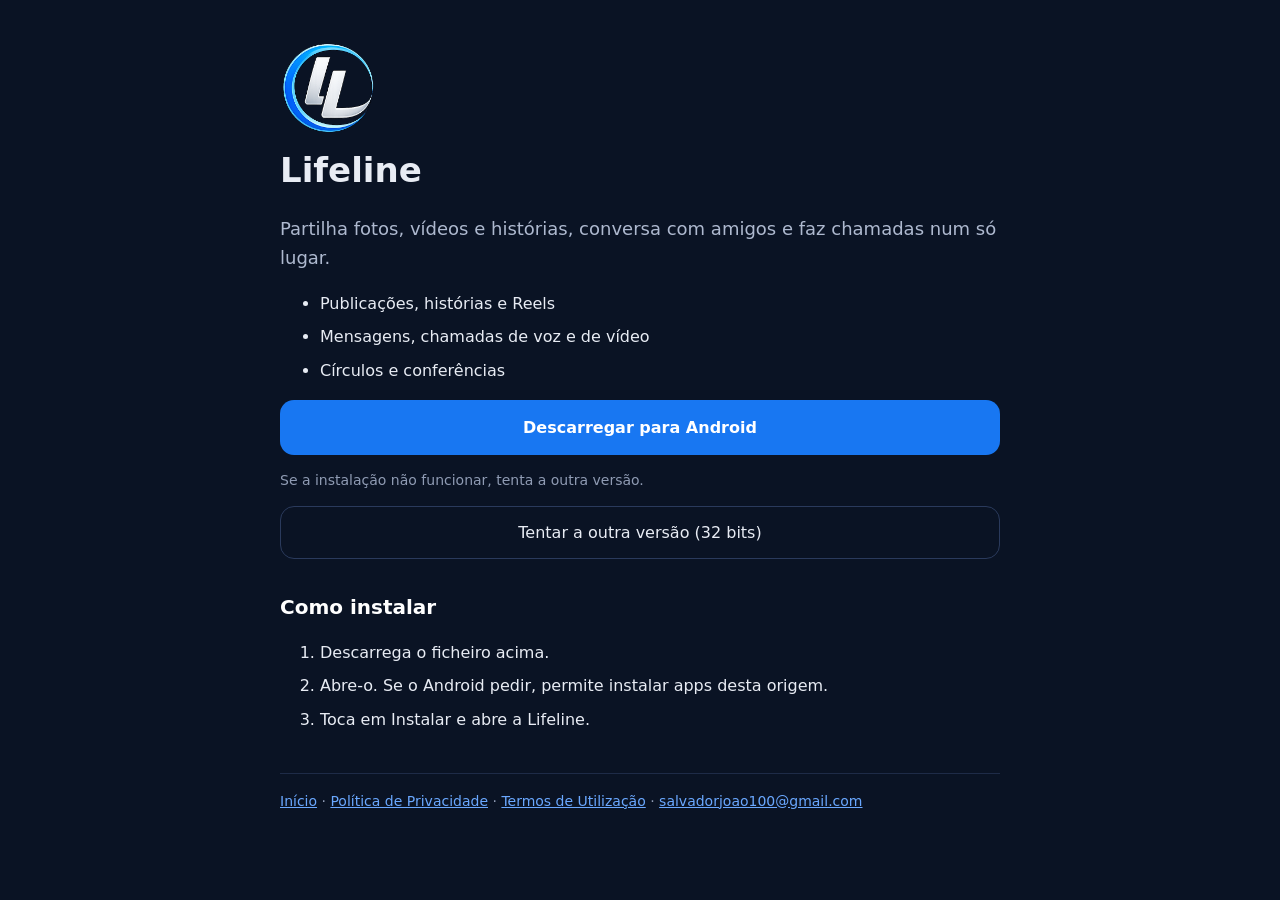
<file: index.html>
<!doctype html><html lang="pt"><head><meta charset="utf-8"><meta name="viewport" content="width=device-width,initial-scale=1"><link rel="stylesheet" href="style.css"><link rel="icon" href="icon.png?v=2"><link rel="apple-touch-icon" href="icon.png?v=2"><title>Lifeline</title><meta name="description" content="Lifeline: partilha fotos, vídeos e histórias, conversa com amigos e faz chamadas. Descarrega a app para Android."></head><body><main>
<img class="ic" src="icon.png?v=2" alt="Lifeline" width="96" height="96"><h1>Lifeline</h1>
<p class="sub">Partilha fotos, vídeos e histórias, conversa com amigos e faz chamadas num só lugar.</p>
<ul><li>Publicações, histórias e Reels</li><li>Mensagens, chamadas de voz e de vídeo</li><li>Círculos e conferências</li></ul>
<a id="dl" class="btn" href="https://github.com/mullassalvador-hub/lifeline-download/releases/latest/download/lifeline-armeabi-v7a.apk">Descarregar para Android</a>
<p class="nota" id="dl-nota">A detetar o teu telemóvel…</p>
<a id="dl-alt" class="btn2" href="#" style="display:none"></a>
<script>
(function(){
var R='https://github.com/mullassalvador-hub/lifeline-download/releases/latest/download/';
var A64=R+'lifeline-arm64-v8a.apk',A32=R+'lifeline-armeabi-v7a.apk';
var btn=document.getElementById('dl'),nota=document.getElementById('dl-nota'),alt=document.getElementById('dl-alt');
function pr(u64){btn.href=u64?A64:A32;alt.href=u64?A32:A64;nota.textContent='Se a instalação não funcionar, tenta a outra versão.';alt.textContent='Tentar a outra versão ('+(u64?'32':'64')+' bits)';alt.style.display='block';}
if(/iPhone|iPad|iPod/i.test(navigator.userAgent)){btn.style.display='none';nota.textContent='A Lifeline está disponível para Android. Abre esta página num telemóvel Android.';return;}
pr(false);
if(navigator.userAgentData&&navigator.userAgentData.getHighEntropyValues){navigator.userAgentData.getHighEntropyValues(['bitness']).then(function(v){if(v.bitness==='64')pr(true);}).catch(function(){});}
})();
</script>
<h2>Como instalar</h2>
<ol><li>Descarrega o ficheiro acima.</li><li>Abre-o. Se o Android pedir, permite instalar apps desta origem.</li><li>Toca em Instalar e abre a Lifeline.</li></ol>
<footer><a href="index.html">Início</a> · <a href="privacidade.html">Política de Privacidade</a> · <a href="termos.html">Termos de Utilização</a> · <a href="mailto:salvadorjoao100@gmail.com">salvadorjoao100@gmail.com</a></footer></main></body></html>
</file>
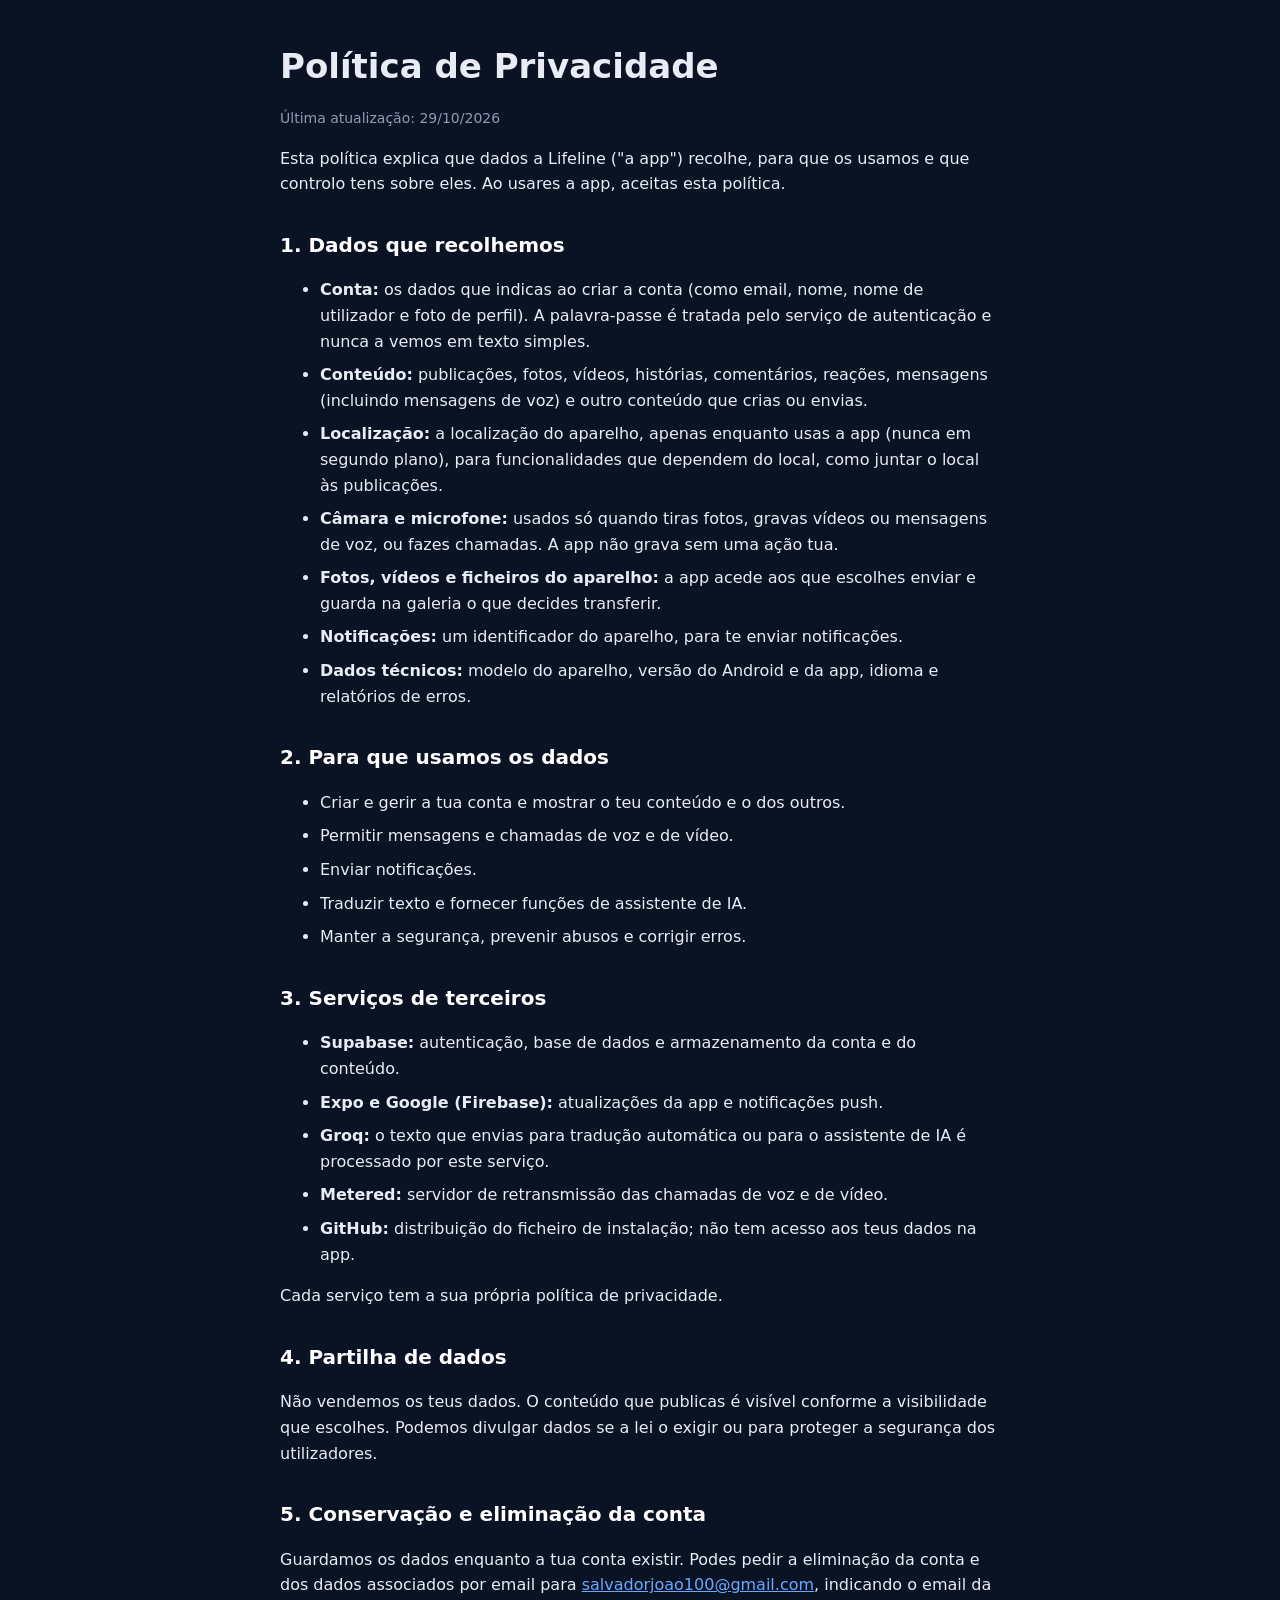
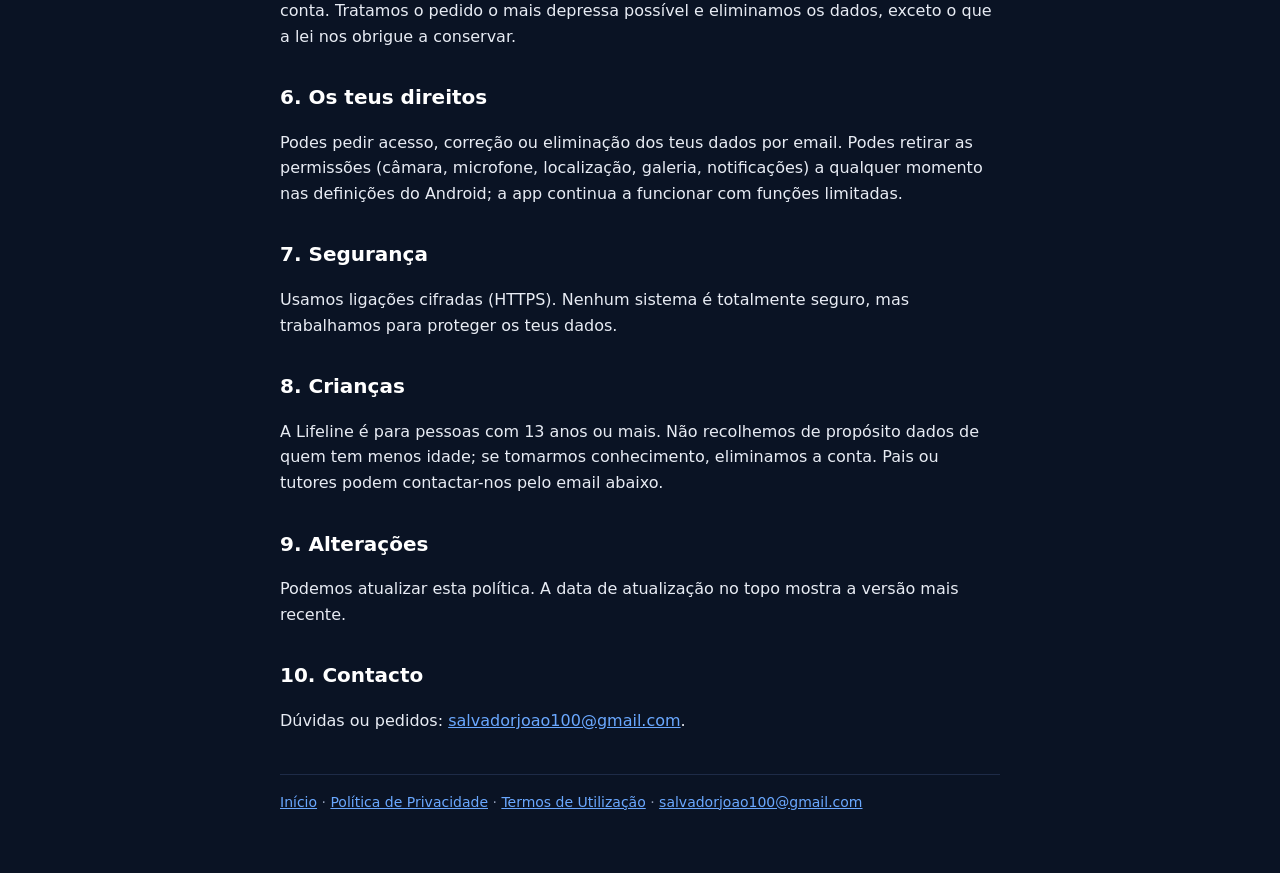
<file: privacidade.html>
<!doctype html><html lang="pt"><head><meta charset="utf-8"><meta name="viewport" content="width=device-width,initial-scale=1"><link rel="stylesheet" href="style.css"><link rel="icon" href="icon.png?v=2"><link rel="apple-touch-icon" href="icon.png?v=2"><title>Política de Privacidade — Lifeline</title></head><body><main>
<h1>Política de Privacidade</h1><p class="d">Última atualização: 29/10/2026</p>
<p>Esta política explica que dados a Lifeline ("a app") recolhe, para que os usamos e que controlo tens sobre eles. Ao usares a app, aceitas esta política.</p>
<h2>1. Dados que recolhemos</h2><ul>
<li><b>Conta:</b> os dados que indicas ao criar a conta (como email, nome, nome de utilizador e foto de perfil). A palavra-passe é tratada pelo serviço de autenticação e nunca a vemos em texto simples.</li>
<li><b>Conteúdo:</b> publicações, fotos, vídeos, histórias, comentários, reações, mensagens (incluindo mensagens de voz) e outro conteúdo que crias ou envias.</li>
<li><b>Localização:</b> a localização do aparelho, apenas enquanto usas a app (nunca em segundo plano), para funcionalidades que dependem do local, como juntar o local às publicações.</li>
<li><b>Câmara e microfone:</b> usados só quando tiras fotos, gravas vídeos ou mensagens de voz, ou fazes chamadas. A app não grava sem uma ação tua.</li>
<li><b>Fotos, vídeos e ficheiros do aparelho:</b> a app acede aos que escolhes enviar e guarda na galeria o que decides transferir.</li>
<li><b>Notificações:</b> um identificador do aparelho, para te enviar notificações.</li>
<li><b>Dados técnicos:</b> modelo do aparelho, versão do Android e da app, idioma e relatórios de erros.</li></ul>
<h2>2. Para que usamos os dados</h2><ul>
<li>Criar e gerir a tua conta e mostrar o teu conteúdo e o dos outros.</li>
<li>Permitir mensagens e chamadas de voz e de vídeo.</li>
<li>Enviar notificações.</li>
<li>Traduzir texto e fornecer funções de assistente de IA.</li>
<li>Manter a segurança, prevenir abusos e corrigir erros.</li></ul>
<h2>3. Serviços de terceiros</h2><ul>
<li><b>Supabase:</b> autenticação, base de dados e armazenamento da conta e do conteúdo.</li>
<li><b>Expo e Google (Firebase):</b> atualizações da app e notificações push.</li>
<li><b>Groq:</b> o texto que envias para tradução automática ou para o assistente de IA é processado por este serviço.</li>
<li><b>Metered:</b> servidor de retransmissão das chamadas de voz e de vídeo.</li>
<li><b>GitHub:</b> distribuição do ficheiro de instalação; não tem acesso aos teus dados na app.</li></ul>
<p>Cada serviço tem a sua própria política de privacidade.</p>
<h2>4. Partilha de dados</h2>
<p>Não vendemos os teus dados. O conteúdo que publicas é visível conforme a visibilidade que escolhes. Podemos divulgar dados se a lei o exigir ou para proteger a segurança dos utilizadores.</p>
<h2>5. Conservação e eliminação da conta</h2>
<p>Guardamos os dados enquanto a tua conta existir. Podes pedir a eliminação da conta e dos dados associados por email para <a href="mailto:salvadorjoao100@gmail.com">salvadorjoao100@gmail.com</a>, indicando o email da conta. Tratamos o pedido o mais depressa possível e eliminamos os dados, exceto o que a lei nos obrigue a conservar.</p>
<h2>6. Os teus direitos</h2>
<p>Podes pedir acesso, correção ou eliminação dos teus dados por email. Podes retirar as permissões (câmara, microfone, localização, galeria, notificações) a qualquer momento nas definições do Android; a app continua a funcionar com funções limitadas.</p>
<h2>7. Segurança</h2>
<p>Usamos ligações cifradas (HTTPS). Nenhum sistema é totalmente seguro, mas trabalhamos para proteger os teus dados.</p>
<h2>8. Crianças</h2>
<p>A Lifeline é para pessoas com 13 anos ou mais. Não recolhemos de propósito dados de quem tem menos idade; se tomarmos conhecimento, eliminamos a conta. Pais ou tutores podem contactar-nos pelo email abaixo.</p>
<h2>9. Alterações</h2>
<p>Podemos atualizar esta política. A data de atualização no topo mostra a versão mais recente.</p>
<h2>10. Contacto</h2>
<p>Dúvidas ou pedidos: <a href="mailto:salvadorjoao100@gmail.com">salvadorjoao100@gmail.com</a>.</p>
<footer><a href="index.html">Início</a> · <a href="privacidade.html">Política de Privacidade</a> · <a href="termos.html">Termos de Utilização</a> · <a href="mailto:salvadorjoao100@gmail.com">salvadorjoao100@gmail.com</a></footer></main></body></html>
</file>
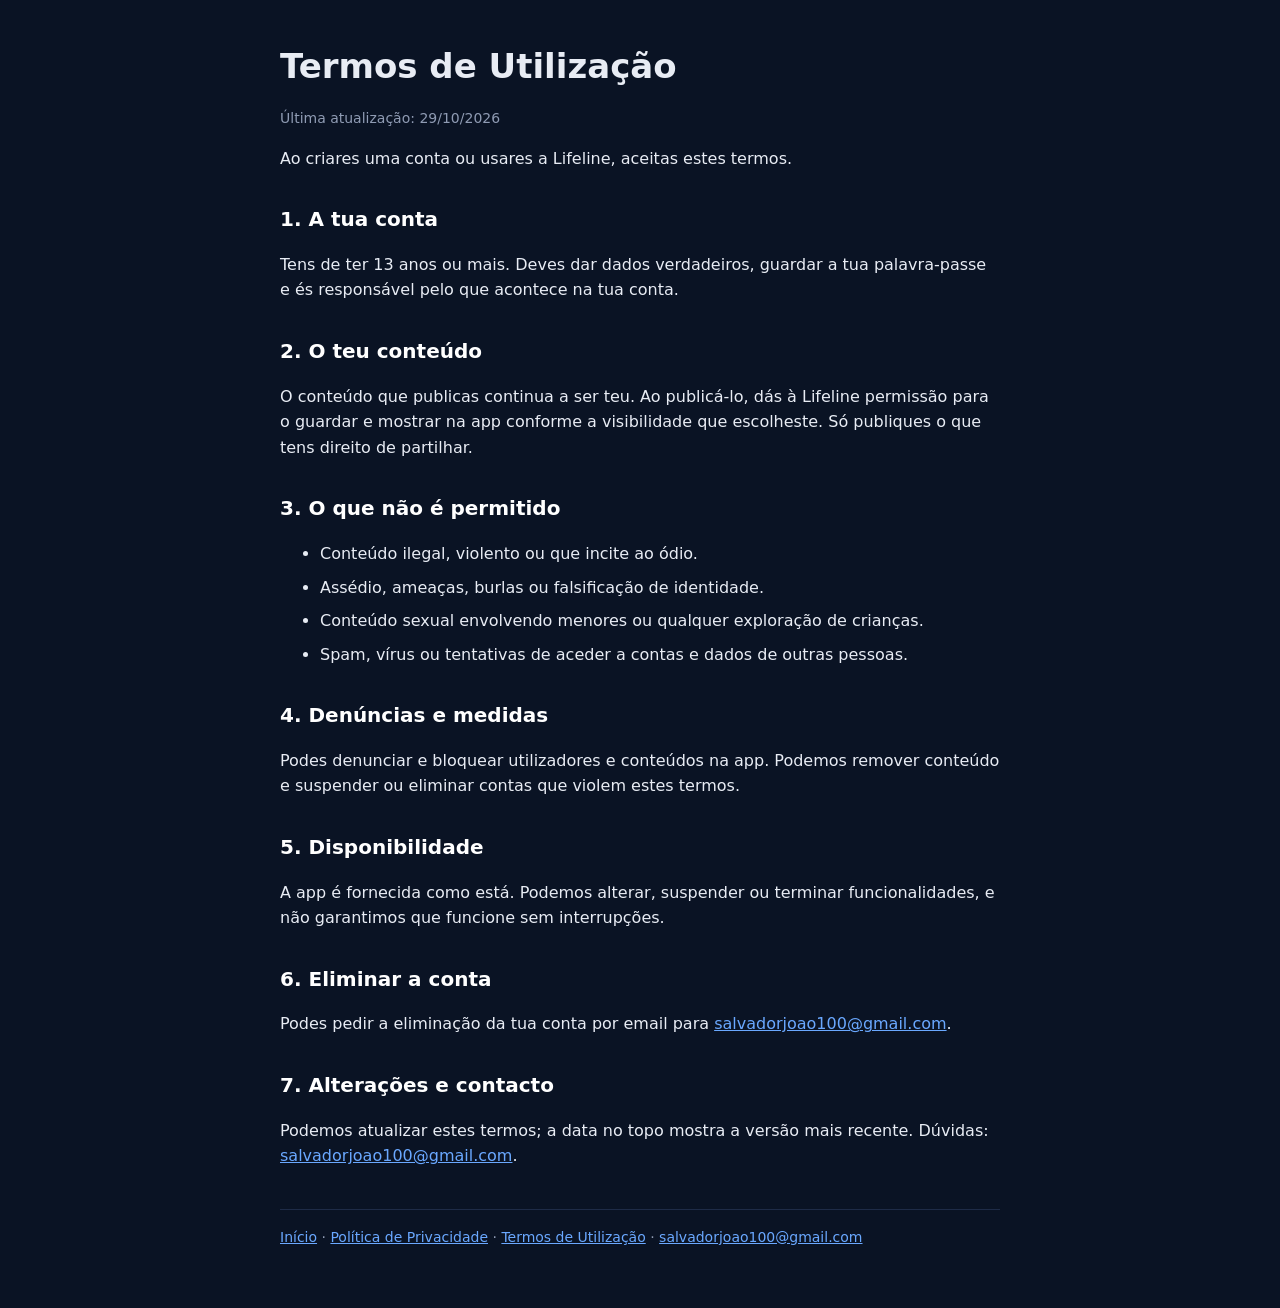
<file: termos.html>
<!doctype html><html lang="pt"><head><meta charset="utf-8"><meta name="viewport" content="width=device-width,initial-scale=1"><link rel="stylesheet" href="style.css"><link rel="icon" href="icon.png?v=2"><link rel="apple-touch-icon" href="icon.png?v=2"><title>Termos de Utilização — Lifeline</title></head><body><main>
<h1>Termos de Utilização</h1><p class="d">Última atualização: 29/10/2026</p>
<p>Ao criares uma conta ou usares a Lifeline, aceitas estes termos.</p>
<h2>1. A tua conta</h2><p>Tens de ter 13 anos ou mais. Deves dar dados verdadeiros, guardar a tua palavra-passe e és responsável pelo que acontece na tua conta.</p>
<h2>2. O teu conteúdo</h2><p>O conteúdo que publicas continua a ser teu. Ao publicá-lo, dás à Lifeline permissão para o guardar e mostrar na app conforme a visibilidade que escolheste. Só publiques o que tens direito de partilhar.</p>
<h2>3. O que não é permitido</h2><ul>
<li>Conteúdo ilegal, violento ou que incite ao ódio.</li>
<li>Assédio, ameaças, burlas ou falsificação de identidade.</li>
<li>Conteúdo sexual envolvendo menores ou qualquer exploração de crianças.</li>
<li>Spam, vírus ou tentativas de aceder a contas e dados de outras pessoas.</li></ul>
<h2>4. Denúncias e medidas</h2><p>Podes denunciar e bloquear utilizadores e conteúdos na app. Podemos remover conteúdo e suspender ou eliminar contas que violem estes termos.</p>
<h2>5. Disponibilidade</h2><p>A app é fornecida como está. Podemos alterar, suspender ou terminar funcionalidades, e não garantimos que funcione sem interrupções.</p>
<h2>6. Eliminar a conta</h2><p>Podes pedir a eliminação da tua conta por email para <a href="mailto:salvadorjoao100@gmail.com">salvadorjoao100@gmail.com</a>.</p>
<h2>7. Alterações e contacto</h2><p>Podemos atualizar estes termos; a data no topo mostra a versão mais recente. Dúvidas: <a href="mailto:salvadorjoao100@gmail.com">salvadorjoao100@gmail.com</a>.</p>
<footer><a href="index.html">Início</a> · <a href="privacidade.html">Política de Privacidade</a> · <a href="termos.html">Termos de Utilização</a> · <a href="mailto:salvadorjoao100@gmail.com">salvadorjoao100@gmail.com</a></footer></main></body></html>
</file>
<file: style.css>
body{margin:0;background:#0A1324;color:#E8ECF4;font:16px/1.6 system-ui,sans-serif}
main{max-width:720px;margin:0 auto;padding:32px 20px 60px}
h1{font-size:34px;margin:.2em 0}h2{font-size:20px;margin-top:1.6em;color:#fff}
a{color:#6AA8FF}li{margin:.5em 0}
.btn{display:block;text-align:center;background:#1877F2;color:#fff!important;padding:15px;border-radius:14px;font-weight:700;text-decoration:none;margin:14px 0 8px}
.btn2{display:block;text-align:center;border:1px solid #2A3A5C;color:#E8ECF4!important;padding:13px;border-radius:14px;text-decoration:none;margin:8px 0}
.sub{color:#AEB9CF;font-size:18px}.d,.nota,footer{color:#8F9BB3;font-size:14px}
footer{margin-top:40px;border-top:1px solid #1E2B47;padding-top:16px}

.ic{width:96px;height:96px;border-radius:22px;display:block;margin:8px 0 4px}
.ic{object-fit:contain}
</file>
